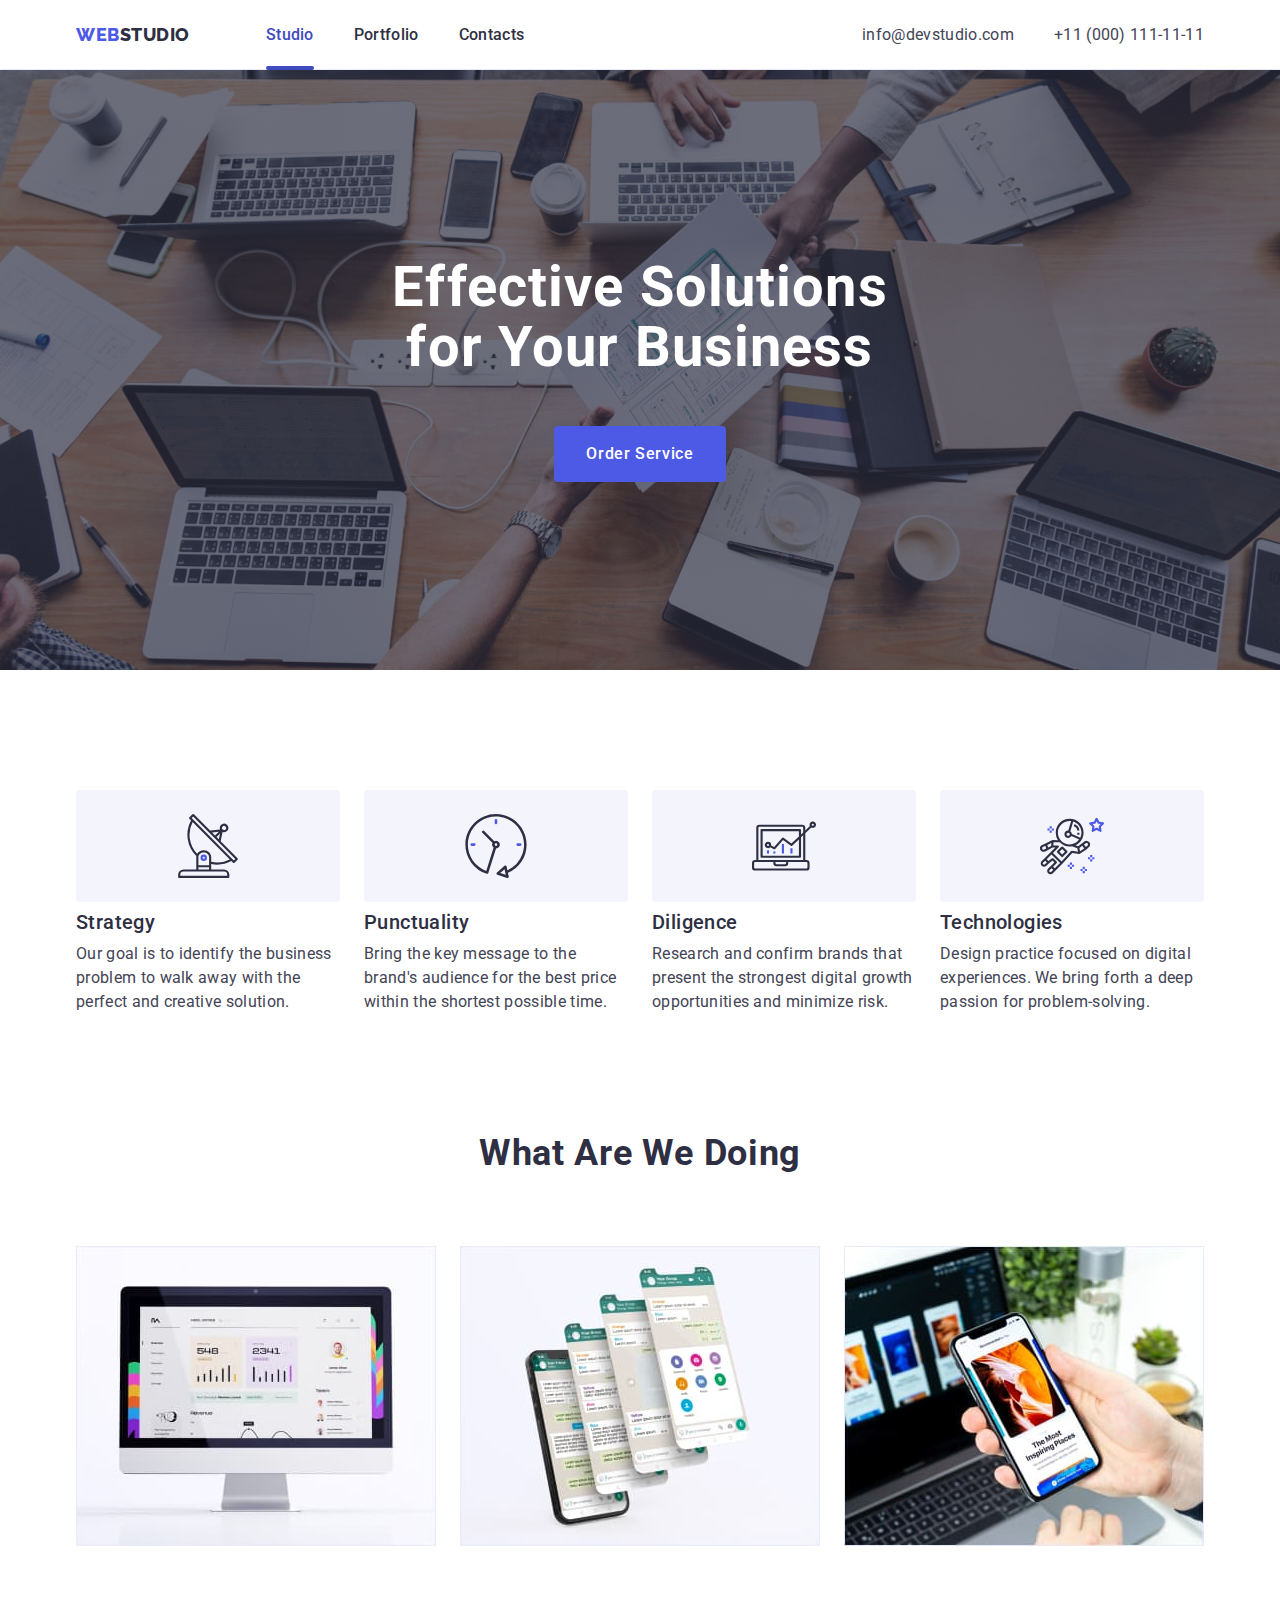
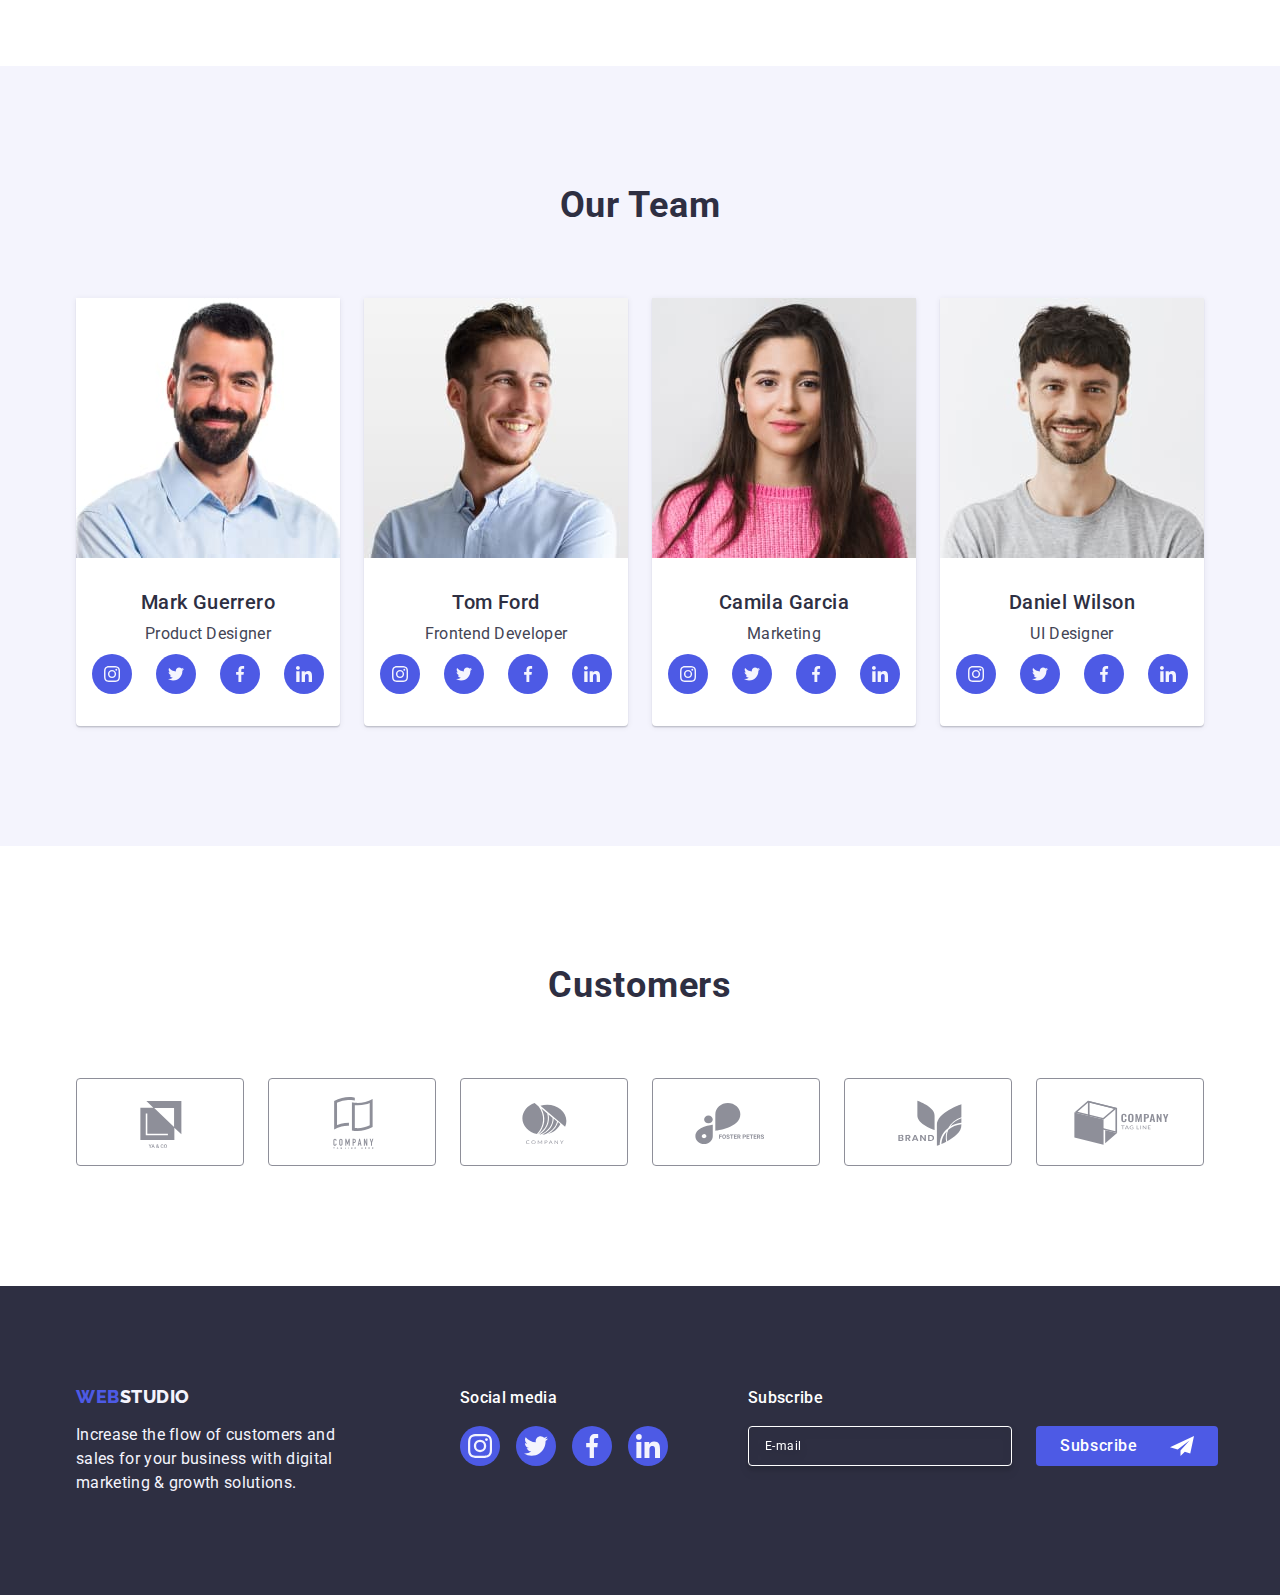
<file: index.html>
<!DOCTYPE html>
<html lang="en">
<head>
    <meta charset="UTF-8">
    <meta http-equiv="X-UA-Compatible" content="IE=edge">
    <meta name="viewport" content="width=device-width, initial-scale=1.0">
    <meta name="description" content="Effective Solutions for Your Business">
    <title>Web Studio</title>
    <link rel="shortcut icon" href="./images/hw1/Logo.svg" type="image/svg">
    <!-- Fonts -->
    <link rel="preconnect" href="https://fonts.googleapis.com">
    <link rel="preconnect" href="https://fonts.gstatic.com" crossorigin>
    <link
        href="https://fonts.googleapis.com/css2?family=Montserrat:wght@400;700&family=Raleway:wght@800&family=Roboto:wght@400;500;700&display=swap"
        rel="stylesheet">
    <link rel="stylesheet" href="https://cdn.jsdelivr.net/npm/modern-normalize@2.0.0/modern-normalize.min.css">
    <!-- Custom styles -->
    <link rel="stylesheet" href="./css/styles.css">
</head>
<body>
    
    <!-- header content -->
    
    <header class="header">
        <div class="header-container container">
            <nav class="header-nav">
                <a class="link-logo link" href="./index.html">Web<span class="accent-header">Studio</span></a>
                <ul class="header-list list">
                    <li class="header-item">
                        <a class="header-link active link" href="./index.html">Studio</a>
                    </li>
                    <li class="header-item">
                        <a class="header-link  link" href="./portfolio.html">Portfolio</a>
                    </li>
                    <li class="header-item">
                        <a class="header-link  link" href="">Contacts</a>
                    </li>
                </ul>
            </nav>
            <address class="header-address">
                <ul class="header-address-list list">
                    <li class="header-address-item">
                        <a class="header-address-link link" href="mailto:info@devstudio.com">info@devstudio.com</a> </li>
                    <li class="header-address-item">
                        <a class="header-address-link link" href="tel:+110001111111">+11 (000) 111-11-11</a></li>
                </ul>
            </address>
        </div>
    </header>

    
    <!-- main block -->
    <main class="main">
        <!-- hero section -->
        <section class="section hero">
            <div class="container">
                <h1 class="hero-title">Effective Solutions for Your Business</h1>
                <button class="herro-button" type="button" data-modal-open>Order Service</button>
            </div>
        </section>

        <!-- benefits section -->
        <section class="section benefits">
            <div class="container">
                <h2 class="benefits-title visually-hidden">Benefits</h2>
                <ul class="benefits-list-svg list">
                    <li class="benefits-item-svg">
                        <div class="benefits-div">
                        <svg class="benefits-icon" width="64" height="64">
                          <use href="./images/icons.svg#icon-antenna"></use>
                        </svg>
                        </div>
                    </li>
                    <li>
                        <div class="benefits-div">
                        <svg class="benefits-icon" width="64" height="64">
                          <use href="./images/icons.svg#icon-clock"></use>
                        </svg>
                        </div>
                    </li>
                    <li>
                        <div class="benefits-div">
                        <svg class="benefits-icon" width="64" height="64">
                          <use href="./images/icons.svg#icon-diagram"></use>
                        </svg>
                        </div>
                    </li>
                    <li>
                        <div class="benefits-div">
                        <svg class="benefits-icon" width="64" height="64">
                          <use href="./images/icons.svg#icon-astronaut"></use>
                        </svg>
                        </div>
                    </li>
                </ul>
                <ul class="benefits-list list">
                    <li class="benefits-item">
                        <h3 class="benefits-subtitle">Strategy</h3>
                        <p class="benefits-description">Our goal is to identify the business problem to walk away with the perfect and creative solution.</p>
                    </li>
                    <li class="benefits-item">
                        <h3 class="benefits-subtitle">Punctuality</h3>
                        <p class="benefits-description">Bring the key message to the brand's audience for the best price within the shortest possible time.</p>
                    </li>
                    <li class="benefits-item">
                        <h3 class="benefits-subtitle">Diligence</h3>
                        <p class="benefits-description">Research and confirm brands that present the strongest digital growth opportunities and minimize risk.</p>
                    </li>
                    <li class="benefits-item">
                        <h3 class="benefits-subtitle">Technologies</h3>
                        <p class="benefits-description">Design practice focused on digital experiences. We bring forth a deep passion for problem-solving.</p>
                    </li>
                </ul>
            </div>
        </section>

        <!-- what are we doing section -->
        <section class="section work">
            <div class="container">
                <h2 class="work-title">What are we doing</h2>
                <ul class="work-list list">
                <li class="work-item">
                    <img class="work-img img" src="./images/hw1/WAWD1.jpg" alt="computer" width="360" height="300">
                </li>
                <li class="work-item">
                    <img class="work-img img" src="./images/hw1/WAWD2.jpg" alt="smaptphone screen" width="360" height="300">
                </li>
                <li class="work-item">
                    <img class="work-img img" src="./images/hw1/WAWD3.jpg" alt="smartphone in hands" width="360" height="300">
                </li>
                </ul>
            </div>
        </section>

        <!-- team section -->
        <section class="section team">
            <div class="container">
                <h2 class="team-title">Our Team</h2>
                <ul class="team-list list">
                    <li class="team-item">
                        <img class="team-img img" src="./images/hw1/team1.jpg" alt="Mark Guerrero photo is a Product Designer" width="264" height="260">
                        <div class="team-text">
                        <h3 class="team-subtitle">Mark Guerrero</h3>
                        <p class="team-description">Product Designer</p>
                        <ul class="team-svg-list list">
                            <li class="team-svg-item">
                                <a class="team-link" href="" target="_blank" aria-label="logo-instagram">
                                    <svg class="team-svg" width="16" height="16">
                                        <use href="./images/icons.svg#icon-instagram"></use>
                                    </svg>
                                </a>
                            </li>
                            <li class="team-svg-item">
                                <a class="team-link" href="" target="_blank" aria-label="logo-twitter">
                                    <svg class="team-svg" width="16" height="16">
                                        <use href="./images/icons.svg#icon-twitter"></use>
                                    </svg>
                                </a>
                            </li>
                            <li class="team-svg-item">
                                <a class="team-link" href="" target="_blank" aria-label="logo-facebook">
                                    <svg class="team-svg" width="16" height="16">
                                        <use href="./images/icons.svg#icon-facebook"></use>
                                    </svg>
                                </a>
                            </li>
                            <li class="team-svg-item">
                                <a class="team-link" href="" target="_blank" aria-label="logo-linkedin">
                                    <svg class="team-svg" width="16" height="16">
                                        <use href="./images/icons.svg#icon-linkedin"></use>
                                    </svg>
                                </a>
                            </li>
                        </ul>
                        </div>
                        
                    </li>
                    <li class="team-item">
                        <img class="team-img img" src="./images/hw1/team2.jpg" alt="Tom Ford photo is a Frontend Developer" width="264" height="260">
                        <div class="team-text">
                        <h3 class="team-subtitle">Tom Ford</h3>
                        <p class="team-description">Frontend Developer</p>
                        <ul class="team-svg-list list">
                            <li class="team-svg-item">
                                <a class="team-link" href="" target="_blank" aria-label="logo-instagram">
                                    <svg class="team-svg" width="16" height="16">
                                        <use href="./images/icons.svg#icon-instagram"></use>
                                    </svg>
                                </a>
                            </li>
                            <li class="team-svg-item">
                                <a class="team-link" href="" target="_blank" aria-label="logo-twitter">
                                    <svg class="team-svg" width="16" height="16">
                                        <use href="./images/icons.svg#icon-twitter"></use>
                                    </svg>
                                </a>
                            </li>
                            <li class="team-svg-item">
                                <a class="team-link" href="" target="_blank" aria-label="logo-facebook">
                                    <svg class="team-svg" width="16" height="16">
                                        <use href="./images/icons.svg#icon-facebook"></use>
                                    </svg>
                                </a>
                            </li>
                            <li class="team-svg-item">
                                <a class="team-link" href="" target="_blank" aria-label="logo-linkedin">
                                    <svg class="team-svg" width="16" height="16">
                                        <use href="./images/icons.svg#icon-linkedin"></use>
                                    </svg>
                                </a>
                            </li>
                        </ul>
                        </div>
                        
                    </li>
                    <li class="team-item">
                        <img class="team-img img" src="./images/hw1/team3.jpg" alt="Camila Garcia photo is a Marketing" width="264" height="260">
                        <div class="team-text">
                        <h3 class="team-subtitle">Camila Garcia</h3>
                        <p class="team-description">Marketing</p>
                        <ul class="team-svg-list list">
                            <li class="team-svg-item">
                                <a class="team-link" href="" target="_blank" aria-label="logo-instagram">
                                    <svg class="team-svg" width="16" height="16">
                                        <use href="./images/icons.svg#icon-instagram"></use>
                                    </svg>
                                </a>
                            </li>
                            <li class="team-svg-item">
                                <a class="team-link" href="" target="_blank" aria-label="logo-twitter">
                                    <svg class="team-svg" width="16" height="16">
                                        <use href="./images/icons.svg#icon-twitter"></use>
                                    </svg>
                                </a>
                            </li>
                            <li class="team-svg-item">
                                <a class="team-link" href="" target="_blank" aria-label="logo-facebook">
                                    <svg class="team-svg" width="16" height="16">
                                        <use href="./images/icons.svg#icon-facebook"></use>
                                    </svg>
                                </a>
                            </li>
                            <li class="team-svg-item">
                                <a class="team-link" href="" target="_blank" aria-label="logo-linkedin">
                                    <svg class="team-svg" width="16" height="16">
                                        <use href="./images/icons.svg#icon-linkedin"></use>
                                    </svg>
                                </a>
                            </li>
                        </ul>
                        </div>  
                    </li>
                    <li class="team-item">
                        <img class="team-img img" src="./images/hw1/team4.jpg" alt="Daniel Wilson photo is a UI Designer" width="264" height="260">
                        <div class="team-text">
                        <h3 class="team-subtitle">Daniel Wilson</h3>
                        <p class="team-description">UI Designer</p>
                        <ul class="team-svg-list list">
                            <li class="team-svg-item">
                                <a class="team-link" href="" target="_blank" aria-label="logo-instagram">
                                    <svg class="team-svg" width="16" height="16">
                                        <use href="./images/icons.svg#icon-instagram"></use>
                                    </svg>
                                </a>
                            </li>
                            <li class="team-svg-item">
                                <a class="team-link" href="" target="_blank" aria-label="logo-twitter">
                                    <svg class="team-svg" width="16" height="16">
                                        <use href="./images/icons.svg#icon-twitter"></use>
                                    </svg>
                                </a>
                            </li>
                            <li class="team-svg-item">
                                <a class="team-link" href="" target="_blank" aria-label="logo-facebook">
                                    <svg class="team-svg" width="16" height="16">
                                        <use href="./images/icons.svg#icon-facebook"></use>
                                    </svg>
                                </a>
                            </li>
                            <li class="team-svg-item">
                                <a class="team-link" href="" target="_blank" aria-label="logo-linkedin">
                                    <svg class="team-svg" width="16" height="16">
                                        <use href="./images/icons.svg#icon-linkedin"></use>
                                    </svg>
                                </a>
                            </li>
                        </ul>
                        </div>
                        
                    </li>
                </ul>
            </div>
        </section>

        <!-- customers section -->
        <section class="section customers">
            <div class="container">
                <h2 class="customers-title">Customers</h2>
                <ul class="customers-list list">
                    <li class="customer-item">
                        <a class="customers-link" href="" aria-label="logo-1" target="_blank">
                            <svg class="customer-icon" width="104" height="56">
                              <use href="./images/icons.svg#icon-logo-1"></use>
                            </svg>
                        </a>
                    </li>
                    <li class="customer-item">
                        <a class="customers-link" href="" aria-label="logo-2" target="_blank">
                            <svg class="customer-icon" width="104" height="56">
                              <use href="./images/icons.svg#icon-logo-2"></use>
                            </svg>
                        </a>
                    </li>
                    <li class="customer-item">
                        <a class="customers-link" href="" aria-label="logo-3" target="_blank">
                            <svg class="customer-icon" width="104" height="56">
                              <use href="./images/icons.svg#icon-logo-3"></use>
                            </svg>
                        </a>
                    </li>
                    <li class="customer-item">
                        <a class="customers-link" href="" aria-label="logo-4" target="_blank">
                            <svg class="customer-icon" width="104" height="56">
                              <use href="./images/icons.svg#icon-logo-4"></use>
                            </svg>
                        </a>
                    </li>
                    <li class="customer-item">
                        <a class="customers-link" href="" aria-label="logo-5" target="_blank">
                            <svg class="customer-icon" width="104" height="56">
                              <use href="./images/icons.svg#icon-logo-5"></use>
                            </svg>
                        </a>
                    </li>
                    <li class="customer-item">
                        <a class="customers-link" href="" aria-label="logo-6" target="_blank">
                            <svg class="customer-icon" width="104" height="56">
                              <use href="./images/icons.svg#icon-logo-6"></use>
                            </svg>
                        </a>
                    </li>
                </ul>
            </div>
        </section>
        
        
    </main>

    <!-- footer content -->
    <footer class="footer">
        <div class="container footer-flex">
            <div class="footer-first-section">
            <a class="footer-link link" href="./index.html">Web<span class="accent">Studio</span></a>
            <p class="footer-description">Increase the flow of customers and sales for your business with digital marketing & growth solutions.</p>
            </div>
        
        <div class="footer-second-section">     
        <p class="footer-text-link">Social media</p>
        <ul class="footer-list list">
            <li class="footer-item">
                <a class="footer-link-svg" href="" target="_blank" aria-label="logo-instagram">
                    <svg class="footer-icon" width="24" height="24">
                      <use href="./images/icons.svg#icon-instagram"></use>
                    </svg>
                </a>
            </li>
            <li class="footer-item">
                <a class="footer-link-svg" href="" target="_blank" aria-label="logo-twitter">
                    <svg class="footer-icon" width="24" height="24">
                      <use href="./images/icons.svg#icon-twitter"></use>
                    </svg>
                </a>
            </li>
            <li class="footer-item">
                <a class="footer-link-svg" href="" target="_blank" aria-label="logo-facebook">
                    <svg class="footer-icon" width="24" height="24">
                      <use href="./images/icons.svg#icon-facebook"></use>
                    </svg>
                </a>
            </li>
            <li class="footer-item">
                <a class="footer-link-svg" href="" target="_blank" aria-label="logo-linkedin">
                    <svg class="footer-icon" width="24" height="24">
                      <use href="./images/icons.svg#icon-linkedin"></use>
                    </svg>
                </a>
            </li>
        </ul>
        </div>

        <div class="footer-third-section">
            <p class="footer-paragraph">Subscribe</p>
                <form class="subscribe-form" name="subscribe_form">
                    <label class="subscribe-form-label" >
                    <input 
                        class="subscribe-input" 
                        type="email" 
                        name="subscribe-form-email"
                        placeholder="E-mail">
                    </label>
                    <button class="subscribe-button" type="submit">
                        Subscribe
                        <svg class="subscribe-icon" width="24" height="24">
                          <use href="./images/icons.svg#icon-telegram"></use>
                        </svg>
                    </button>
                </form>  
        </div>
        </div>
        
    </footer>
    
    <!-- Modal window -->
    <div class="backdrop is-hidden" data-modal>
        <div class="modal">
            <button class="modal-button" type="button" data-modal-close>
            <svg class="modal-icon" width="8" height="8">
              <use href="./images/icons.svg#icon-x-modal"></use>
            </svg>
            </button>
            
            <p class="modal-title">Leave your contacts and we will call you back</p>

            <form class="modal-form" name="review_form">
                <div class="modal-form-container">
                    <label class="modal-form-field" for="user-name">Name</label>
                    <div class="modal-window">
                        <input 
                        class="modal-form-input" 
                        type="text" 
                        name="user-name"
                        id="user-name">
                        <svg class="modal-form-icon" width="18" height="24">
                            <use href="./images/icons.svg#icon-person-modal"></use>
                        </svg>
                    </div>
                </div>

                <div class="modal-form-container">
                    <label class="modal-form-field" for="user-phone">Phone</label>
                    <div class="modal-window">
                        <input 
                        class="modal-form-input" 
                        type="tel"
                        name="user-phone"
                        id="user-phone">
                        <svg class="modal-form-icon" width="18" height="24">
                            <use href="./images/icons.svg#icon-phone-modal"></use>
                        </svg>
                    </div>
                 </div>

                 <div class="modal-form-container"> 
                    <label class="modal-form-field" for="user-email">Email</label>
                    <div class="modal-window">
                        <input 
                        class="modal-form-input" 
                        type="email" 
                        name="user-email"
                        id="user-email">
                        <svg class="modal-form-icon" width="18" height="24">
                            <use href="./images/icons.svg#icon-email-modal"></use>
                        </svg>
                    </div>
                 </div>

                 <div class="modal-form-container-comment">
                    <label class="modal-form-field" for="user-comment">Comment</label>
                        <textarea 
                        class="modal-form-comment" 
                        name="user-comment" 
                        rows="10" 
                        placeholder="Text input"
                        id="user-comment"></textarea>
                 </div>

                 <div class="modal-agreement-window">
                    <input 
                    class="modal-form-checkbox visually-hidden" 
                    type="checkbox"
                    id="user-privacy"
                    value="true"
                    name="user-privacy">
                    <label 
                    class="modal-form-agreement"
                    for="user-privacy">
                    <span class="modal-form-custom-checkbox">
                        <svg class="modal-form-checkbox-icon" width="10" height="8">
                            <use href="./images/icons.svg#icon-vector-check"></use>
                        </svg>
                    </span>
                        I accept the terms and conditions of the
                        <a class="modal-form-link" href="#">Privacy Policy</a>
                    </label>
                 </div>

                    <button class="modal-button-send" type="submit">Send</button>
            </form>
        </div>
    </div>
    <script src="./js/modal.js"></script>
</body>
</html>
</file>
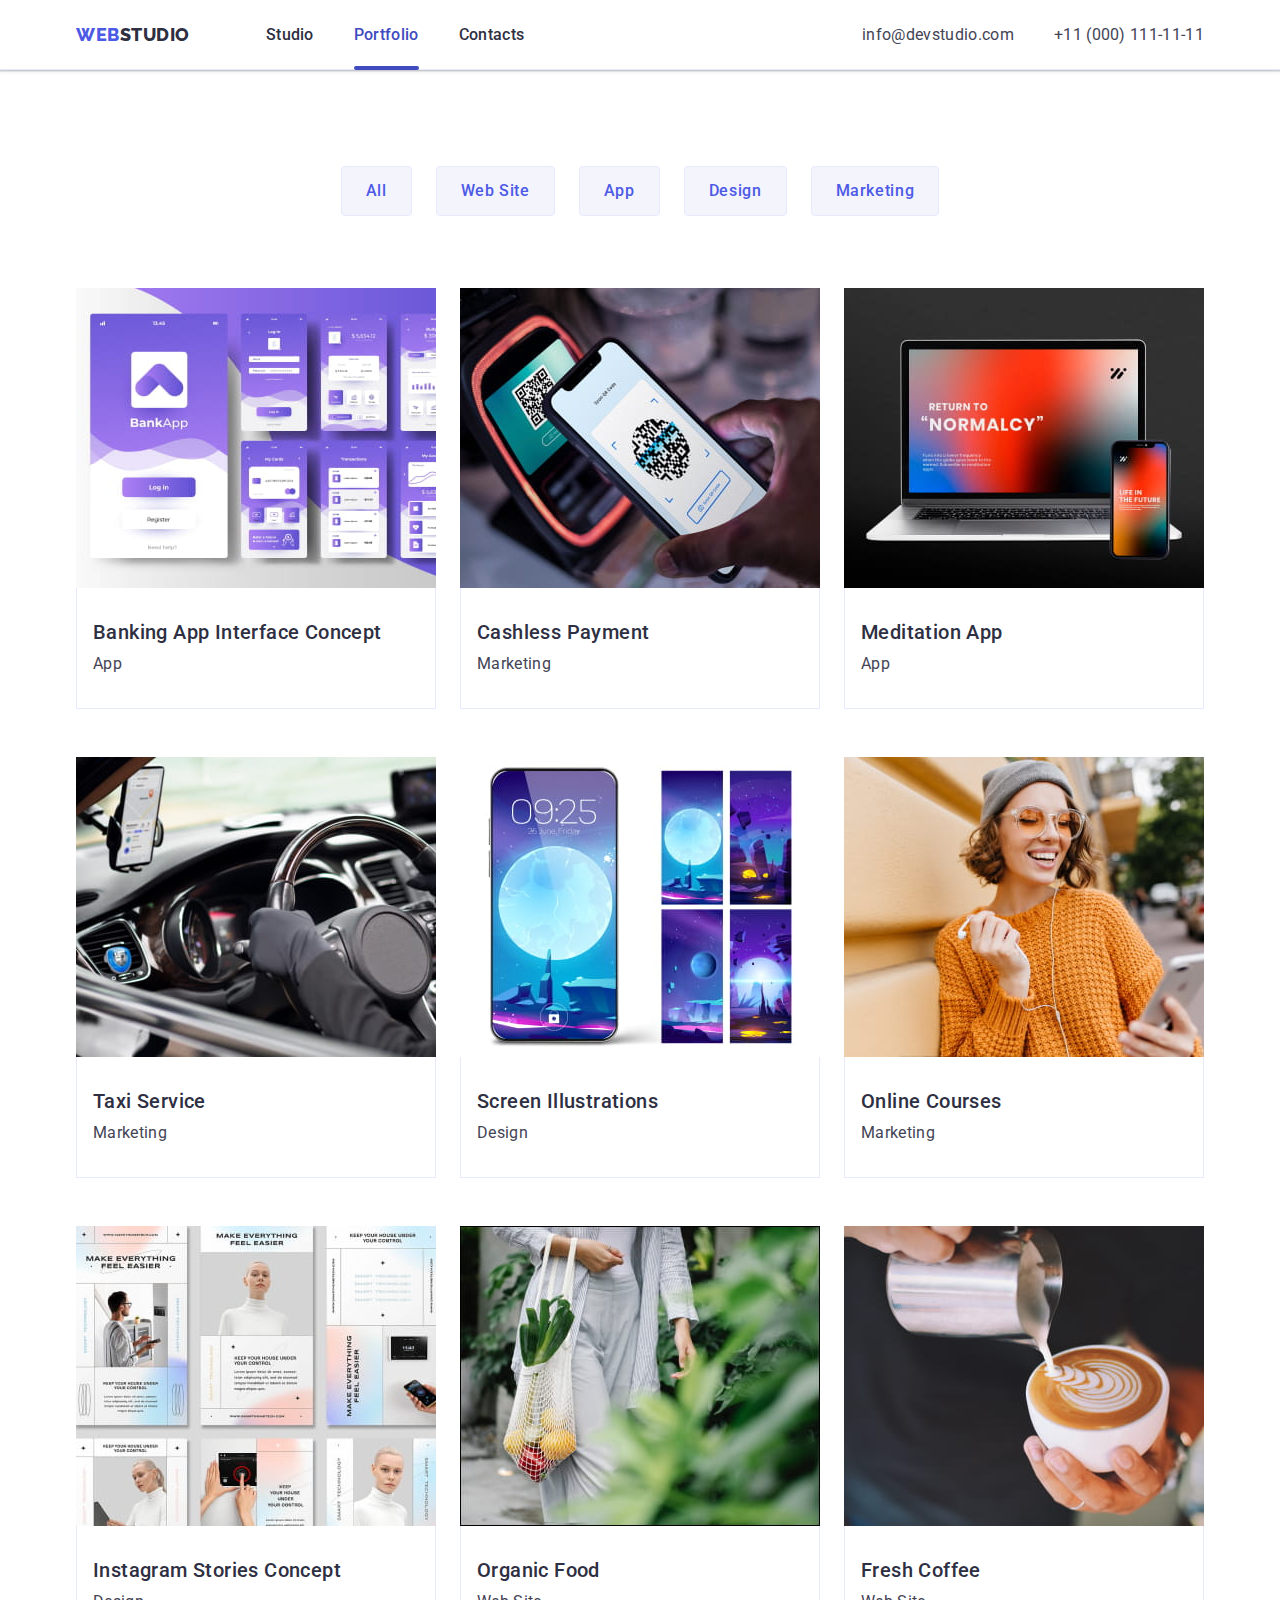
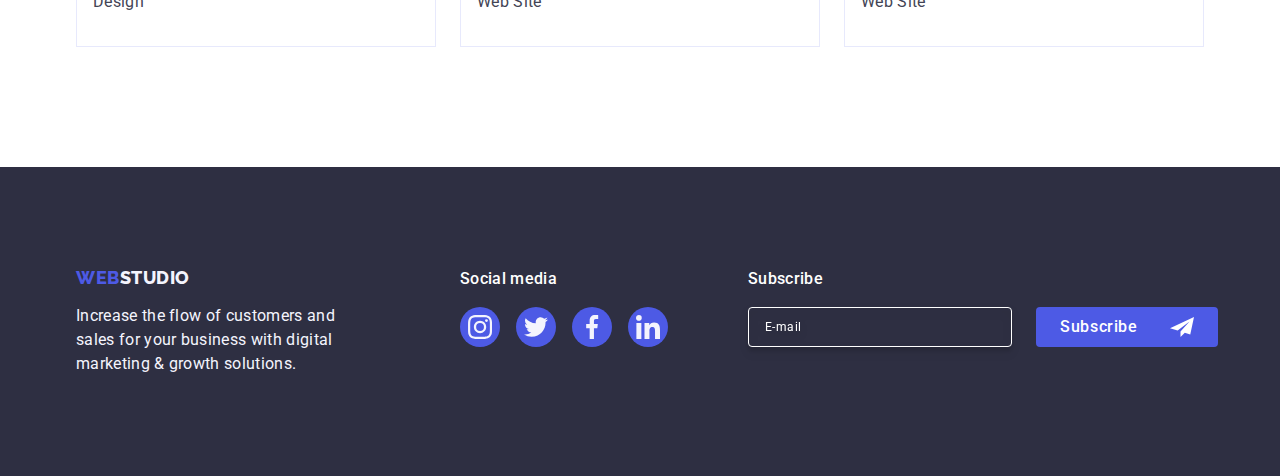
<file: portfolio.html>
<!DOCTYPE html>
<html lang="en">

<head>
    <meta charset="UTF-8">
    <meta http-equiv="X-UA-Compatible" content="IE=edge">
    <meta name="viewport" content="width=device-width, initial-scale=1.0">
    <meta name="description" content="Effective Solutions for Your Business">
    <title>Web Studio</title>
    <link rel="shortcut icon" href="./images/hw1/Logo.svg" type="image/svg">
    <!-- Fonts -->
    <link rel="preconnect" href="https://fonts.googleapis.com">
    <link rel="preconnect" href="https://fonts.gstatic.com" crossorigin>
    <link
        href="https://fonts.googleapis.com/css2?family=Montserrat:wght@400;700&family=Raleway:wght@800&family=Roboto:wght@400;500;700&display=swap"
        rel="stylesheet">
    <link rel="stylesheet" href="https://cdn.jsdelivr.net/npm/modern-normalize@2.0.0/modern-normalize.min.css">
    <!-- Custom styles -->
    <link rel="stylesheet" href="./css/styles.css">
</head>

<body>
    
    <!-- header content -->
    
        <header class="header">
            <div class="header-container container">
                <nav class="header-nav">
                    <a class="link-logo link" href="./index.html">Web<span class="accent-header">Studio</span></a>
                    <ul class="header-list list">
                        <li class="header-item">
                            <a class="header-link link" href="./index.html">Studio</a>
                        </li>
                        <li class="header-item">
                            <a class="header-link active link" href="./portfolio.html">Portfolio</a>
                        </li>
                        <li class="header-item">
                            <a class="header-link link" href="">Contacts</a>
                        </li>
                    </ul>
                </nav>
                <address class="header-address">
                    <ul class="header-address-list list">
                        <li class="header-address-item">
                            <a class="header-address-link link" href="mailto:info@devstudio.com">info@devstudio.com</a>
                        </li>
                        <li class="header-address-item">
                            <a class="header-address-link link" href="tel:+110001111111">+11 (000) 111-11-11</a>
                        </li>
                    </ul>
                </address>
            </div>
        </header>



        <!-- main block -->
    <main class="main">
        

    <!-- button section -->
    
    <section class="section navigation">
        <div class="container">
            <h1 class="visually-hidden">Portfolio</h1>
                <ul class="navigation-list list">
            <li class="navigation-item">
                <button class="navigation-button" type="button">All</button>
            </li>
            <li class="navigation-item">
                <button class="navigation-button" type="button">Web Site</button>
            </li>
            <li class="navigation-item">
                <button class="navigation-button" type="button">App</button>
            </li>
            <li class="navigation-item">
                <button class="navigation-button" type="button">Design</button>
            </li>
            <li class="navigation-item">
                <button class="navigation-button" type="button">Marketing</button>
            </li>
                </ul>
                
        
    
    <!-- img section -->
    <ul class="img-list list">
        <li class="img-item">
            <a class="img-link link" href="">
                <div class="img-wrapper">
                <img class="img-navigation img" src="./images/hw2/img-1.jpg" alt="banking application" width="360" height="300" />
                 <p class="overlay-text">
                        14 Stylish and User-Friendly App Design Concepts · Task Manager App · Calorie Tracker App · Exotic Fruit Ecommerce App 
                        · Cloud Storage App Banking App Interface Concept App</p>
                </div>
                <div class="img-text">
                <h2 class="img-title">Banking App Interface Concept</h2>
                <p class="img-description">App</p>
                </div>
            </a>
                
            
        </li>
        <li class="img-item">
            <a class="img-link link" href="">
                <div class="img-wrapper">
                <img class="img-navigation img" src="./images/hw2/img-2.jpg" alt="contactless payment by phone" width="360" height="300" />
                <p class="overlay-text">
                    14 Stylish and User-Friendly App Design Concepts · Task Manager App · Calorie Tracker App · Exotic Fruit Ecommerce
                    App
                    · Cloud Storage App Banking App Interface Concept App</p>
                    </div>
                <div class="img-text">
                <h2 class="img-title">Cashless Payment</h2>
                <p class="img-description">Marketing</p>
                </div>
            </a>
            
        </li>
        <li class="img-item">
            <a class="img-link link" href="">
                <div class="img-wrapper">
                <img class="img-navigation img" src="./images/hw2/img-3.jpg" alt="photo of laptop and smartphone" width="360" height="300" />
                <p class="overlay-text">
                    14 Stylish and User-Friendly App Design Concepts · Task Manager App · Calorie Tracker App · Exotic Fruit Ecommerce
                    App
                    · Cloud Storage App Banking App Interface Concept App</p>
                    </div>
                <div class="img-text">
                <h2 class="img-title">Meditation App</h2>
                <p class="img-description">App</p>
                </div>
            </a>
            
        </li>
        <li class="img-item">
            <a class="img-link link" href="">
                <div class="img-wrapper">
                <img class="img-navigation img" src="./images/hw2/img-4.jpg" alt="taxi driver in the car" width="360" height="300" />
                <p class="overlay-text">
                    14 Stylish and User-Friendly App Design Concepts · Task Manager App · Calorie Tracker App · Exotic Fruit Ecommerce
                    App
                    · Cloud Storage App Banking App Interface Concept App</p>
                    </div>
                <div class="img-text">
                <h2 class="img-title">Taxi Service</h2>
                <p class="img-description">Marketing</p>
                </div>
            </a>
            
        </li>
        <li class="img-item">
            <a class="img-link link" href="">
                <div class="img-wrapper">
                <img class="img-navigation img" src="./images/hw2/img-5.jpg" alt="designed smartphone display" width="360" height="300" />
                <p class="overlay-text">
                    14 Stylish and User-Friendly App Design Concepts · Task Manager App · Calorie Tracker App · Exotic Fruit Ecommerce
                    App
                    · Cloud Storage App Banking App Interface Concept App</p>
                    </div>
                <div class="img-text">
                <h2 class="img-title">Screen Illustrations</h2>
                <p class="img-description">Design</p>
                </div>
            </a>
            
        </li>
        <li class="img-item">
            <a class="img-link link" href="">
                <div class="img-wrapper">
                <img class="img-navigation img" src="./images/hw2/img-6.jpg" alt="the girl uses headphones" width="360" height="300" />
                <p class="overlay-text">
                    14 Stylish and User-Friendly App Design Concepts · Task Manager App · Calorie Tracker App · Exotic Fruit Ecommerce
                    App
                    · Cloud Storage App Banking App Interface Concept App</p>
                    </div>
                <div class="img-text">
                <h2 class="img-title">Online Courses</h2>
                <p class="img-description">Marketing</p>
                </div>
            </a>
            
        </li>
        <li class="img-item">
            <a class="img-link link" href="">
                <div class="img-wrapper">
                <img class="img-navigation img" src="./images/hw2/img-7.jpg" alt="presentation" width="360" height="300" />
                <p class="overlay-text">
                    14 Stylish and User-Friendly App Design Concepts · Task Manager App · Calorie Tracker App · Exotic Fruit Ecommerce
                    App
                    · Cloud Storage App Banking App Interface Concept App</p>
                    </div>
                <div class="img-text">
                <h2 class="img-title">Instagram Stories Concept</h2>
                <p class="img-description">Design</p>
                </div>
            </a>
            
        </li>
        <li class="img-item">
            <a class="img-link link" href="">
                <div class="img-wrapper">
                <img class="img-navigation img" src="./images/hw2/img-8.jpg" alt="a woman carries vegetables in a bag" width="360" height="300" />
                <p class="overlay-text">
                    14 Stylish and User-Friendly App Design Concepts · Task Manager App · Calorie Tracker App · Exotic Fruit Ecommerce
                    App
                    · Cloud Storage App Banking App Interface Concept App</p>
                    </div>
                <div class="img-text">
                <h2 class="img-title">Organic Food</h2>
                <p class="img-description">Web Site</p>
                </div>
            </a>
            
        </li>
        <li class="img-item">
            <a class="img-link link" href="">
                <div class="img-wrapper">
                <img class="img-navigation img" src="./images/hw2/img-9.jpg" alt="barista pours milk into a cup of coffee" width="360" height="300" />
                <p class="overlay-text">
                    14 Stylish and User-Friendly App Design Concepts · Task Manager App · Calorie Tracker App · Exotic Fruit Ecommerce
                    App
                    · Cloud Storage App Banking App Interface Concept App</p>
                    </div>
                <div class="img-text">
                <h2 class="img-title">Fresh Coffee</h2>
                <p class="img-description">Web Site</p>
                </div>
            </a>
            
        </li>
    </ul>
        </div>
        </section>
    </main>



    
    
    <!-- footer content -->
    <footer class="footer">
        <div class="container footer-flex">
    
            <div class="footer-first-section">
                <a class="footer-link link" href="./index.html">Web<span class="accent">Studio</span></a>
                <p class="footer-description">Increase the flow of customers and sales for your business with digital
                    marketing & growth solutions.</p>
            </div>
    
            <div class="footer-second-section">
                <p class="footer-text-link">Social media</p>
                <ul class="footer-list list">
                    <li class="footer-item">
                        <a class="footer-link-svg" href="" target="_blank"
                            aria-label="logo-instagram">
                            <svg class="footer-icon" width="24" height="24">
                                <use href="./images/icons.svg#icon-instagram"></use>
                            </svg>
                        </a>
                    </li>
                    <li class="footer-item">
                        <a class="footer-link-svg" href="" target="_blank"
                            aria-label="logo-twitter">
                            <svg class="footer-icon" width="24" height="24">
                                <use href="./images/icons.svg#icon-twitter"></use>
                            </svg>
                        </a>
                    </li>
                    <li class="footer-item">
                        <a class="footer-link-svg" href="" target="_blank"
                            aria-label="logo-facebook">
                            <svg class="footer-icon" width="24" height="24">
                                <use href="./images/icons.svg#icon-facebook"></use>
                            </svg>
                        </a>
                    </li>
                    <li class="footer-item">
                        <a class="footer-link-svg" href="" target="_blank"
                            aria-label="logo-linkedin">
                            <svg class="footer-icon" width="24" height="24">
                                <use href="./images/icons.svg#icon-linkedin"></use>
                            </svg>
                        </a>
                    </li>
                </ul>
            </div>

            <div class="footer-third-section">
                <p class="footer-paragraph">Subscribe</p>
                <form class="subscribe-form" name="subscribe_form">
                    <label class="subscribe-form-label">
                        <input class="subscribe-input" type="email" name="subscribe-form-email" placeholder="E-mail">
                    </label>
                    <button class="subscribe-button" type="submit">
                        Subscribe
                        <svg class="subscribe-icon" width="24" height="24">
                            <use href="./images/icons.svg#icon-telegram"></use>
                        </svg>
                    </button>
                </form>
            </div>
            
        </div>
    </footer>
</body>
</file>
<file: css/styles.css>
:root {
   --main-dark-cl: #2E2F42;
   --main-text-cl: #434455;
   --main-white-cl: #FFFFFF;
   --main-brand-cl: #4D5AE5;
   --main-interaction-cl: #404BBF;
   --main-light-cl: #F4F4FD;
   --main-cornflower: #E7E9FC;
   --main-background-img: rgba(46, 47, 66, 0.70);
   --main-border-customs: #8E8F99;
   --main-green: #31D0AA;
   --main-modal-bgc: #FCFCFC;
   --main-modal-plch: rgba(46, 47, 66, 0.40)
   
}





/**
  |============================
  | Common styles
  |============================
*/


body {
    font-family: "Roboto", sans-serif;
    color: var(--main-text-cl);
    background-color: var(--main-white-cl);
}


/* Reset */
h1,h2,h3,h4,h5,h6,p {
    margin: 0;
}
ul,
ol {
    list-style: none;
    margin: 0;
    padding: 0;
}


.accent {
    color: #f4f4fd;
}

.accent-header {
    color: #2e2f42;
}


/* Base styles */

.section {}

.container {
    max-width: 1158px;
    margin: 0 auto;
    padding: 0 15px;
}

.visually-hidden {
    position: absolute;
    width: 1px;
    height: 1px;
    margin: -1px;
    border: 0;
    padding: 0;
    white-space: nowrap;
    clip-path: inset(100%);
    clip: rect(0 0 0 0);
    overflow: hidden;
}






/**
  |============================
  | header styles
  |============================
*/

.header {
    border-bottom: 1px solid var(--cornflower, #E7E9FC);
    box-shadow: 
        0px 2px 1px rgba(46, 47, 66, 0.08),
        0px 1px 1px rgba(46, 47, 66, 0.16),
        0px 1px 6px rgba(46, 47, 66, 0.08);
}

.header-container {
    display: flex; 
    align-items: center;
    justify-content: space-between;
    
}

.header-nav {
    display: flex;
    align-items: center;
}

.link {
text-decoration: none;
}

.link-logo {
    font-family: 'Raleway', sans-serif;
    font-weight: 800;
    font-size: 18px;
    line-height: 1.17;
    letter-spacing: 0.03em;
    text-transform: uppercase;
    color: var(--main-brand-cl);
    margin-right: 76px;
    padding: 24px 0;
}

.list {
list-style: none;
}

.header-list {
    list-style-type: none;
    display: flex;
    align-items: center;
    gap: 40px;
}

.header-item {}

.link {
text-decoration: none;
}

.header-link {
    font-weight: 500;
    font-size: 16px;
    line-height: 1.5;
    letter-spacing: 0.02em;
    color: var(--main-dark-cl);
    padding: 25px 0;
    transition: color 250ms cubic-bezier(0.4, 0, 0.2, 1);
    position: relative;

}

.header-link.active::after {
    content: "";
    position: absolute;
    display: block;
    width: 100%;
    left: 0;
    height: 4px;
    background-color: var(--main-interaction-cl);
    border-radius: 2px;
    bottom: -1px;

}


.header-link.active {
    color: var(--main-interaction-cl);   
}

.header-link:hover,
.header-link:focus {
    color: var(--main-interaction-cl);
}




.header-address {
    font-style: normal;
}

.header-address-list {
    list-style-type: none;
    display: flex;
    align-items: center;
    gap: 40px;
}

.header-address-item {}

.header-address-link {
    font-weight: 400;
    font-size: 16px;
    line-height: 1.5;
    letter-spacing: 0.02em;
    text-decoration: none;
    color: var(--main-text-cl);
    transition: color 250ms cubic-bezier(0.4, 0, 0.2, 1);
}

.header-address-link:hover {
    color: var(--main-interaction-cl);
    
}






/**
  |============================
  | main styles
  |============================
*/

.main {
    flex-grow: 1;
}



/**
  |============================
  | hero styles
  |============================
*/

.hero {
    background-color: var(--main-dark-cl);
    padding-top: 188px;
    padding-bottom: 188px;
    background-image: linear-gradient(rgba(46, 47, 66, 0.70), rgba(46, 47, 66, 0.70)),
    url(../images/hw4/office.jpg);
    background-repeat: no-repeat;
    background-position: center;
    background-size: cover;
    max-width: 1440px; 
    margin: 0 auto; 
}


.hero-title {
    font-weight: 700;
    font-size: 56px;
    line-height: 1.07;
    text-align: center;
    letter-spacing: 0.02em;
    color: var(--main-white-cl);
    max-width: 496px;
    height: 120px;
    margin: 0 auto;
    margin-bottom: 48px;
}

.herro-button {
    background-color: var(--main-brand-cl); 
    color: var(--main-white-cl);
    font-family: "Roboto", sans-serif;
    font-weight: 500;
    line-height: 1.5;
    letter-spacing: 0.04em;
    cursor: pointer;
    display: block;
    margin: 0 auto;
    padding: 16px 32px;
    border: none;
    border-radius: 4px;
    min-width: 169px;
    transition: background-color 250ms cubic-bezier(0.4, 0, 0.2, 1);
}

.herro-button:hover {
    background: var(--main-interaction-cl);
    
}







/**
  |============================
  | benefits styles
  |============================
*/

.benefits {
    padding: 120px 0;
}

/* benefits icon */
.benefits-list-svg {
    display: flex;
    justify-content: space-between;
    gap: 24px;
    list-style-type: none;
    margin: 0 auto;
}

.benefits-item-svg {}

.benefits-div {
    display: flex;
    width: 264px;
    height: 112px;
    justify-content: center;
    align-items: center;
    background-color: var(--main-light-cl);
    border-radius: 4px;
    margin-bottom: 8px;
}

.benefits-icon {}


.benefits-title {}



.benefits-list {
    list-style-type: none;
    display: flex;
    justify-content: space-between;
    margin: 0 auto;
    gap: 24px;
}

.benefits-item {
    width: 264px;
}


.benefits-subtitle {
    font-weight: 500;
    font-size: 20px;
    line-height: 1.2;
    letter-spacing: 0.02em;
    color: var(--main-dark-cl);
    margin-bottom: 8px;
}

.benefits-description {
    font-size: 16px;
    line-height: 1.5;
    letter-spacing: 0.02em;
    color: var(--main-text-cl);
}







/**
  |============================
  | work styles
  |============================
*/

.work {
    padding-bottom: 120px;
}

.work-title {
    font-weight: 700;
    font-size: 36px;
    line-height: 1.11;
    text-align: center;
    letter-spacing: 0.02em;
    text-transform: capitalize;
    color: var(--main-dark-cl);
    margin-bottom: 72px;
}

.work-list {
    list-style-type: none;
    display: flex;
    gap: 24px;  
}

.work-item {}

.work-img {}








/**
  |============================
  | team styles
  |============================
*/

.team {
    background: var(--main-light-cl);
    padding-top: 120px;
    padding-bottom: 120px;
}

.team-title {
    font-weight: 700;
    font-size: 36px;
    line-height: 1.11;
    text-align: center;
    letter-spacing: 0.02em;
    text-transform: capitalize;
    color: var(--main-dark-cl);
    margin-bottom: 72px;
}

.list {
    list-style-type: none;
}

.team-list {
    list-style-type: none; 
    display: flex;
    gap: 24px;
}

.team-item {
    background-color: #FFFFFF;
    border-radius: 0px 0px 4px 4px;
    box-shadow:
        0px 2px 1px 0px rgba(46, 47, 66, 0.08),
        0px 1px 1px 0px rgba(46, 47, 66, 0.16),
        0px 1px 6px 0px rgba(46, 47, 66, 0.08);
}

.team-img {}

.team-text {
    padding: 32px 0;
    text-align: center;
}

.team-subtitle {
    font-weight: 500;
    font-size: 20px;
    line-height: 1.2;
    letter-spacing: 0.02em;
    color: var(--main-dark-cl);
    text-align: center;
    margin-bottom: 8px;
}

.team-description {
    font-weight: 400;
    font-size: 16px;
    line-height: 1.5;
    letter-spacing: 0.02em;
    color: var(--main-text-cl);
    margin-bottom: 8px;
}

.team-svg-list {
    display: flex;
    justify-content: center;
    gap: 24px;
    
    
}

.team-svg-item {
    
}


.team-link {
    display: flex;
    width: 40px;
    height: 40px;
    justify-content: center;
    align-items: center;
    background-color: var(--main-brand-cl);
    border-radius: 50%;
    transition: background-color 250ms cubic-bezier(0.4, 0, 0.2, 1);
}

.team-link:hover,
.team-link:focus {
    background-color: var(--main-interaction-cl);
    
}

.team-svg {
    fill: var(--main-light-cl);
}







/**
  |============================
  | Customers styles
  |============================
*/

.customers {
    padding-bottom: 120px;
    padding-top: 120px;
}

.customers-title {
    font-size: 36px;
    font-weight: 700;
    line-height: 1.11;
    letter-spacing: 0.72px;
    text-transform: capitalize;
    text-align: center;
    margin-bottom: 72px;
    color: var(--main-dark-cl);
}

.customers-list {
    display: flex;
    justify-content: center;
    gap: 24px;
}

.customer-item {}  


.customers-link {
    display: flex;
    width: 168px;
    height: 88px;
    justify-content: center;
    align-items: center;
    border: 1px solid var(--main-border-customs);
    border-radius: 4px;
    transition: 
        border-color 250ms cubic-bezier(0.4, 0, 0.2, 1),
        color 250ms cubic-bezier(0.4, 0, 0.2, 1);
    color: var(--main-border-customs);

}

.customer-icon {
    fill: currentColor;
    transition-timing-function: cubic-bezier(0.4, 0, 0.2, 1);
}

.customers-link:hover,
.customers-link:focus {
    color: var(--main-interaction-cl);
    border-color: var(--main-interaction-cl);
    
}
.customers-link:hover .customer-icon {
    fill: currentColor;
    
}








/**
  |============================
  | footer styles
  |============================
*/

.footer {
    background: var(--main-dark-cl);
    padding: 100px 0;
}

.footer-flex {
    display: flex;
    align-items: baseline;
}


/* First section */

.footer-first-section{
    margin-right: 120px;
}

.footer-link {
    font-family: "Raleway", sans-serif;
    font-weight: 800;
    font-size: 18px;
    line-height: 1.17;
    letter-spacing: 0.03em;
    text-transform: uppercase;
    text-decoration: none;
    color: var(--main-brand-cl);
    display: inline-block;
    margin-bottom: 16px;
}

.footer-description {
    font-weight: 400;
    font-size: 16px;
    line-height: 1.5;
    letter-spacing: 0.02em;
    color: var(--main-light-cl);
    width: 264px;
    height: 72px;
}




/* Second section */

.footer-second-section {
   margin-right: 80px;
} 

.footer-text-link {
    font-size: 16px;
    font-weight: 500;
    line-height: 1.5;
    letter-spacing: 0.32px;
    color: var(--main-white-cl); 
    margin-bottom: 16px;
}

.footer-list {  
    display: flex;
    gap: 16px; 
    
}

.footer-item {}

.footer-link-svg {
    display: flex;
    justify-content: center;
    align-items: center;
    width: 40px;
    height: 40px;
    background-color: var(--main-brand-cl);
    border-radius: 50%;
    transition: background-color 250ms cubic-bezier(0.4, 0, 0.2, 1);
}

.footer-link-svg:hover,
.footer-link-svg:focus {
    background-color: var(--main-green);
    
}

.footer-icon {
    fill: var(--main-light-cl);
}



/**
  |============================
  | Footer Subscribe Form
  |============================
*/

.footer-third-section {
    
    
}

.footer-paragraph {
    color: var(--main-white-cl);
    font-size: 16px;
    font-weight: 500;
    line-height: 1.5;
    letter-spacing: 0.32px;
    margin-bottom: 16px;
}

.subscribe-form {
    display: flex;
    gap: 24px;
    align-items: center;
    
}

.subscribe-form-label {}

.subscribe-input {
    width: 264px;
    height: 40px;
    border-radius: 4px;
    border: 1px solid var(--main-white-cl);
    box-shadow: 0px 4px 4px 0px rgba(0, 0, 0, 0.15);
    background-color: transparent;
    padding: 8px 16px;
    outline: transparent;
    color: var(--main-white-cl);
    font-size: 12px;
    line-height: 1.5;
    letter-spacing: 0.48px;
    filter: drop-shadow(0px 4px 4px rgba(0, 0, 0, 0.15));
}

.subscribe-input::placeholder {
    color: var(--main-white-cl);
}

.subscribe-button {
    background-color: var(--main-brand-cl);
    color: var(--main-white-cl);
    border: none;
    border-radius: 4px;
    cursor: pointer;
    display: inline-flex;
    justify-content: center;
    align-items: center;
    text-align: center;
    gap: 16px;
    margin: 0 auto;
    padding: 8px 24px;
    min-width: 165px;
    transition: background-color 250ms cubic-bezier(0.4, 0, 0.2, 1);
    font-size: 16px;
    line-height: 1.5;
    font-weight: 500;
    letter-spacing: 0.64px;
}

.subscribe-button:hover {
    background: var(--main-interaction-cl);
}

.subscribe-icon {
    margin-left: 16px;
}




/**
  |============================
  | Portfolio page
  |============================
*/


.navigation {
    padding-top: 96px;
    padding-bottom: 120px;
}






/**
  |============================
  | block of buttons
  |============================
*/



.navigation-list {
    display: flex;
    gap: 24px;
    align-items: flex-start;
    margin-bottom: 72px;
    justify-content: center;
}

.navigation-button:hover,
.navigation-button:focus {
    background-color: var(--main-interaction-cl);
    color: var(--main-white-cl);
    cursor: pointer;
    border: 1px solid transparent;
    box-shadow: 
        0px 3px 1px rgba(0, 0, 0, 0.1),
        0px 2px 1px rgba(0, 0, 0, 0.08),
        0px 2px 2px rgba(0, 0, 0, 0.12);
    
}

.navigation-item {
    transition-duration: 250ms;
    transition-timing-function: cubic-bezier(0.4, 0, 0.2, 1);
}

.navigation-item:hover,
.navigation-item:focus {
    box-shadow: 
    0px 2px 2px 0px rgba(0, 0, 0, 0.12), 
    0px 2px 1px 0px rgba(0, 0, 0, 0.08), 
    0px 3px 1px 0px rgba(0, 0, 0, 0.10);
    

}

.navigation-button {
    font-family: "Roboto", sans-serif;
    background-color: var(--main-light-cl);
    font-weight: 500;
    font-size: 16px;
    line-height: 1.5;
    text-align: center;
    letter-spacing: 0.04em;
    color: var(--main-brand-cl);
    border-radius: 4px;
    border: none;
    padding: 12px 24px;
    border: 1px solid var(--main-cornflower);
    transition: 
        color 250ms cubic-bezier(0.4, 0, 0.2, 1),
        background-color 250ms cubic-bezier(0.4, 0, 0.2, 1),
        border-color 250ms cubic-bezier(0.4, 0, 0.2, 1),
        box-shadow 250ms cubic-bezier(0.4, 0, 0.2, 1);
}






/**
  |============================
  | block of pictures
  |============================
*/
.img-list {
    list-style-type: none;
    cursor: pointer;
    display: flex;
    gap: 24px;
    align-items: flex-start;
    flex-wrap: wrap;
    row-gap: 48px;
}

.img-item {
    position: relative;
    overflow: hidden;
    transition-duration: 250ms;
    transition-timing-function: cubic-bezier(0.4, 0, 0.2, 1);
}

.img-item:hover {
    box-shadow: 
    0px 2px 1px 0px rgba(46, 47, 66, 0.08), 
    0px 1px 1px 0px rgba(46, 47, 66, 0.16), 
    0px 1px 6px 0px rgba(46, 47, 66, 0.08);
    
}

.img-text {
    padding: 32px 16px;
    border: 1px solid var(--main-cornflower);
    border-top: none;
}

.img {
    display: block;
}

.img-link {
    position: relative;
    overflow: hidden;
    display: block;
    transition: box-shadow 250ms cubic-bezier(0.4, 0, 0.2, 1);
}

.img-link:hover {
    box-shadow: 
        0px 1px 6px rgba(46, 47, 66, 0.08),
        0px 1px 1px rgba(46, 47, 66, 0.16),
        0px 2px 1px rgba(46, 47, 66, 0.08);
}


.img-navigation {
}


.img-title {
    font-weight: 500;
    font-size: 20px;
    line-height: 1.2;
    letter-spacing: 0.02em;
    color: var(--main-dark-cl);
    margin-bottom: 8px;
}

.img-description {
    font-size: 16px;
    line-height: 1.5;
    letter-spacing: 0.02em;
    color: var(--main-text-cl);
}

.img-wrapper {
    position: relative;
    overflow: hidden;
}


.overlay-text {
    display: flex;
    width: 100%;
    height: 100%;
    flex-direction: column;
    flex-shrink: 0;
    color: var(--main-light-cl);
    font-size: 16px;
    line-height: 1.5;
    letter-spacing: 0.32px;
    background-color: var(--main-brand-cl);
    align-items: center;
    text-align: center;
    padding: 40px 32px;
    position: absolute;
    top: 0;
    left: 0;
    transform: translateY(100%);
    transition: transform 250ms cubic-bezier(0.4, 0, 0.2, 1);
}


.img-link:hover .overlay-text,
.img-link:focus .overlay-text {
    transform: translateY(0);
}








/**
  |============================
  | Modal styles
  |============================
*/

.backdrop {
    position: fixed;
    top: 0;
    left: 0;
    width: 100%;
    height: 100%;
    background-color: rgba(46, 47, 66, 0.40);
    transition: 
        opacity 250ms cubic-bezier(0.4, 0, 0.2, 1),
        visibility 250ms cubic-bezier(0.4, 0, 0.2, 1);
    
}

.backdrop.is-hidden {
    opacity: 0;
    visibility: hidden;
    pointer-events: none; 
}

.modal {
    position: absolute;
    top: 50%;
    left: 50%;
    transform: translate(-50%, -50%) scale(1);
    width: 408px;
    min-height: 584px;
    border-radius: 4px;
    background-color: var(--main-modal-bgc);
    box-shadow: 
        0px 2px 1px 0px rgba(0, 0, 0, 0.20),
        0px 1px 3px 0px rgba(0, 0, 0, 0.12),
        0px 1px 1px 0px rgba(0, 0, 0, 0.14);
    transition: transform 250ms cubic-bezier(0.4, 0, 0.2, 1);
    padding: 72px 24px 24px 24px;
}

.backdrop.is-hidden .modal {
    opacity: 0;
    transform: translateX(-50%) translateY(-70%);
}

.modal-button {
    position: absolute;
    top: 24px;
    right: 24px;
    width: 24px;
    height: 24px;
    background-color: var(--main-cornflower);
    border-radius: 50%;
    border: 1px solid rgba(0, 0, 0, 0.10);
    cursor: pointer;
    display: flex;
    justify-content: center;
    align-items: center;
    transition: 
        background-color 250ms cubic-bezier(0.4, 0, 0.2, 1),
        border 250ms cubic-bezier(0.4, 0, 0.2, 1);
    padding: 0;
}

.modal-button:hover,
.modal-button:focus {
    border: none;
    background-color: var(--main-interaction-cl);
}

.modal-icon {
    stroke: var(--main-dark-cl);
    transition: fill 250ms cubic-bezier(0.4, 0, 0.2, 1);
}

.modal-button:hover .modal-icon,
.modal-button:focus .modal-icon {
   fill: var(--main-white-cl);
}





/**
  |============================
  | Modal Form
  |============================
*/


.modal-form-container {
    margin-bottom: 8px;
}

.modal-form-container-comment {
    margin-bottom: 16px;
}




.modal-title {
    display: block;
    width: 360px;
    color: var(--main-dark-cl);
    text-align: center;
    font-size: 16px;
    font-weight: 500;
    line-height: 1.5;
    letter-spacing: 0.02em;
    margin-bottom: 16px;}

.modal-form {}

.modal-form-field {
    display: block;
    margin-bottom: 4px;
    font-size: 12px;
    font-weight: 400;
    line-height: 1.17;
    letter-spacing: 0.04em;
    color: var(--main-border-customs);
}

.modal-window {
    position: relative;
}

.modal-form-label {
    display: block;
}

.modal-form-input {
    width: 100%;
    height: 40px;
    border: 1px solid rgba(46, 47, 66, 0.4);
    border-radius: 4px;
    background-color: transparent;
    padding-left: 38px;
    outline: transparent;
    outline: transparent;
    transition: border-color 250ms cubic-bezier(0.4, 0, 0.2, 1);   
}

.modal-form-input:focus {
    border-color: #4D5AE5;
    
}

.modal-form-icon {
    fill: var(--main-dark-cl);
    position: absolute;
    left: 16px;
    top: 50%;
    transition: fill 250ms cubic-bezier(0.4, 0, 0.2, 1);
    transform: translateY(-50%);
}

.modal-form-input:focus + .modal-form-icon {
    fill: var(--main-brand-cl);
}




.modal-button-send {
background-color: var(--main-brand-cl);
color: var(--main-white-cl);
line-height: 1.5;
letter-spacing: 0.04em;
cursor: pointer;
display: block;
margin: 0 auto;
padding: 16px 32px;
font-weight: 500;
border: none;
border-radius: 4px;
min-width: 169px;
transition: background-color 250ms cubic-bezier(0.4, 0, 0.2, 1);
}


.modal-button-send:hover {
    background: var(--main-interaction-cl);
}


.modal-form-comment {
    width: 100%;
    height: 120px;
    
    font-size: 12px;
    line-height: 1.17;
    letter-spacing: 0.04em;
    color: rgba(46, 47, 66, 0.4);
    border: 1px solid rgba(46, 47, 66, 0.4);
    border-radius: 4px;
    background-color: transparent;
    padding: 8px 16px;
    outline: transparent;
    resize: none;
    transition: border-color 250ms cubic-bezier(0.4, 0, 0.2, 1);
}

.modal-form-comment::placeholder {
    color: var(--main-modal-plch)
}   


 .modal-form-comment:focus{
    border-color: var(--main-brand-cl);
}



/* Modal Agreement */

.modal-agreement-window {
    margin-bottom: 24px;
}


.modal-form-agreement {
    font-size: 12px;
    line-height: 1.17;
    letter-spacing: 0.04em;
    color: var(--main-border-customs);
}


.modal-form-custom-checkbox {
    width: 16px;
    height: 16px;
    border: 1px solid rgba(46, 47, 66, 0.4);
    border-radius: 2px;
    transition: background-color 250ms cubic-bezier(0.4, 0, 0.2, 1), border 250ms cubic-bezier(0.4, 0, 0.2, 1), fill 250ms cubic-bezier(0.4, 0, 0.2, 1);
    display: inline-flex;
    align-items: center;
    justify-content: center;
    fill: transparent;
}
    

.modal-form-checkbox-icon {
    opacity: 0;
}


.modal-form-link {
    color: var(--main-brand-cl);
}

.modal-form-checkbox:checked+.modal-form-agreement .modal-form-checkbox-icon {
    opacity: 1;
}




.modal-form-checkbox:checked + .modal-form-agreement .modal-form-custom-checkbox {
    background-color: var(--main-interaction-cl);
    border: none;
    fill: var(--main-light-cl);
}
</file>
